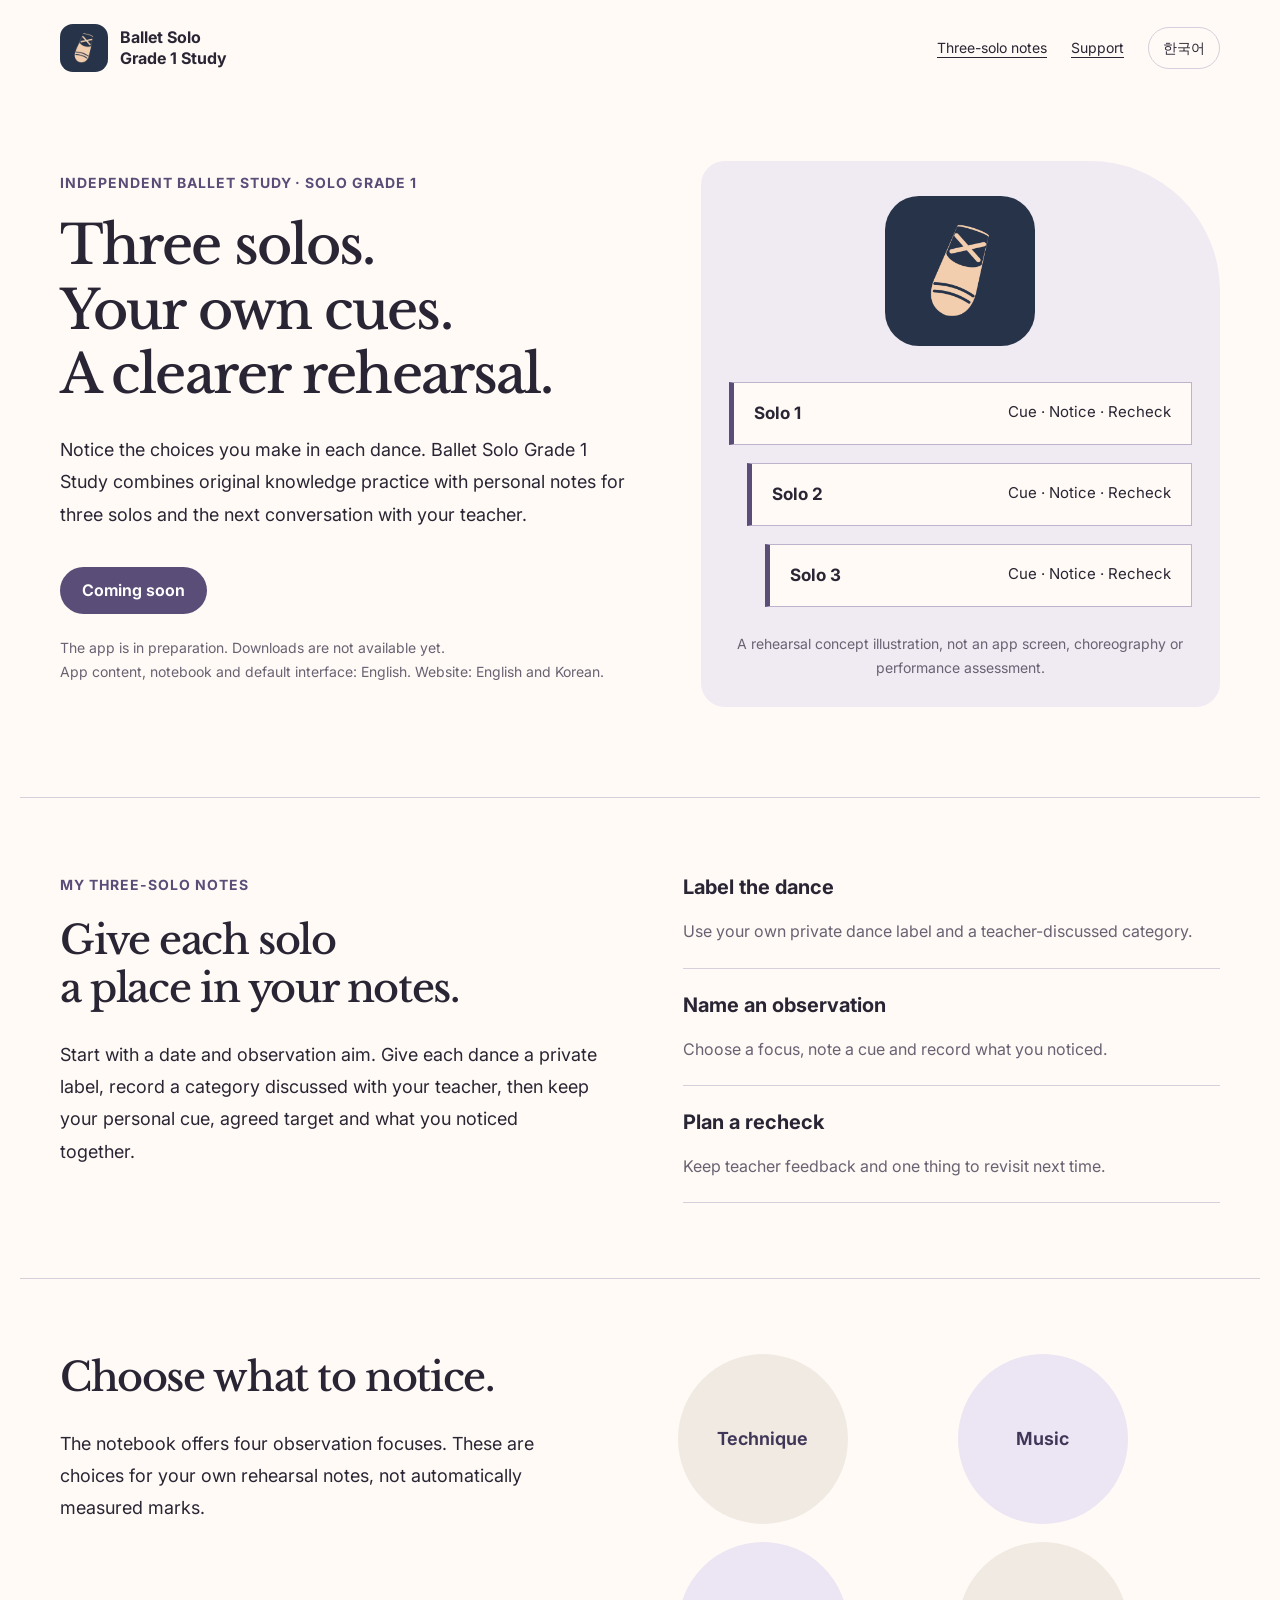
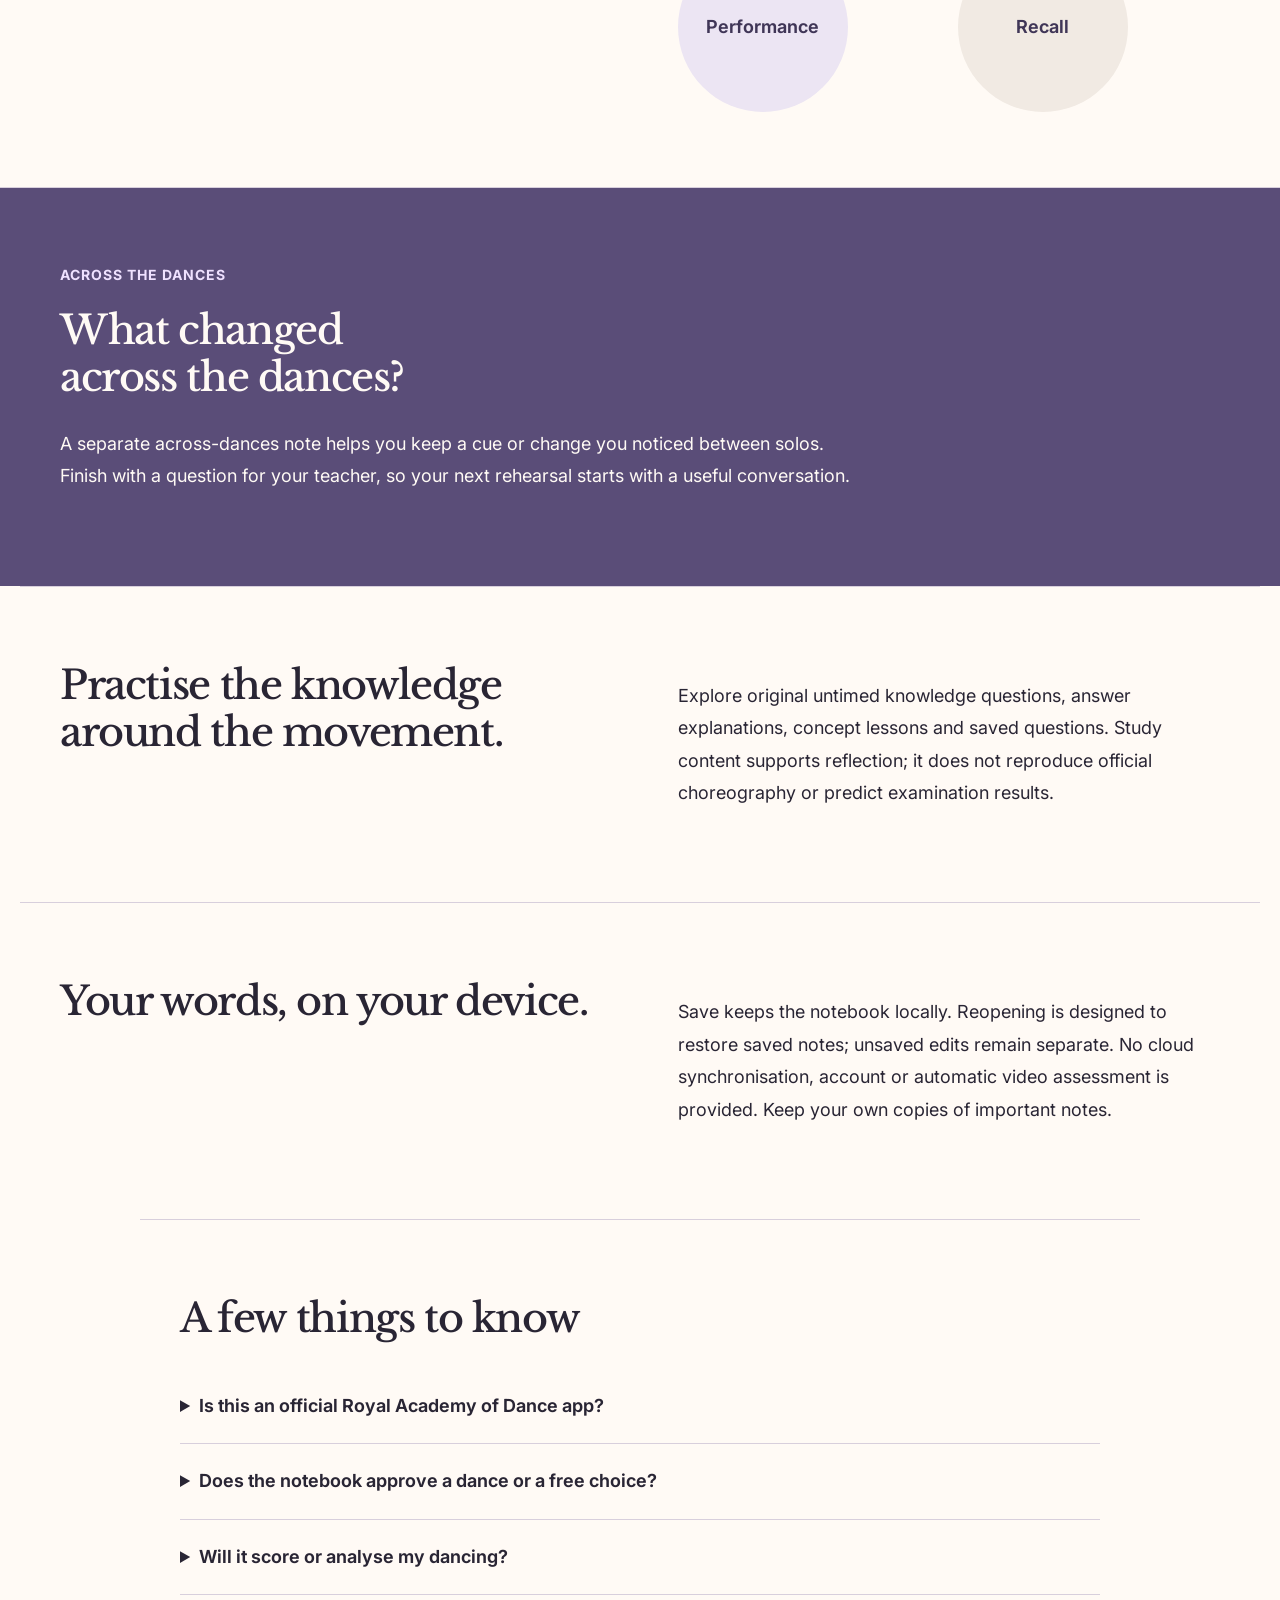
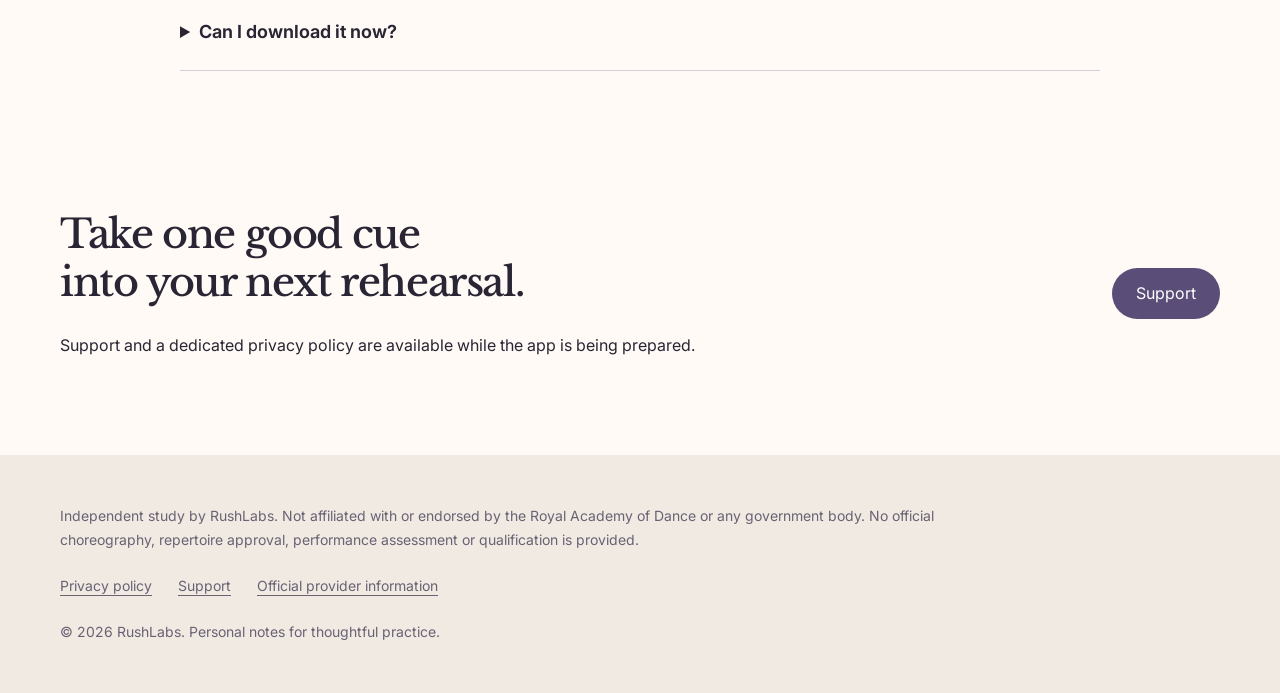
<file: docs/index.html>
<!doctype html><html lang="en"><head><meta charset="utf-8"><meta name="viewport" content="width=device-width,initial-scale=1"><title>Ballet Solo Grade 1 Study · RushLabs</title><meta name="description" content="Notice the choices you make in each dance. Ballet Solo Grade 1 Study combines original knowledge practice with personal notes for three solos and the next conversation with your teacher."><meta name="theme-color" content="#5A4D78"><link rel="icon" href="./assets/icon.png"><link rel="stylesheet" href="./assets/site.css"><link rel="canonical" href="https://mcyj.github.io/ballet-solo-grade1-study-web/"><link rel="alternate" hreflang="en" href="https://mcyj.github.io/ballet-solo-grade1-study-web/"><link rel="alternate" hreflang="ko" href="https://mcyj.github.io/ballet-solo-grade1-study-web/ko/"></head><body><a class="skip" href="#main">Skip to content</a><header><a class="brand" href="./"><img src="./assets/icon.png" width="48" height="48" alt=""><span>Ballet Solo<br>Grade 1 Study</span></a><nav aria-label="Main navigation"><a class="nav-feature" href="#notebook">Three-solo notes</a><a href="https://mcyj.github.io/rushlabs-app-privacy/glb-2672/#support">Support</a><a class="language" lang="ko" href="ko/">한국어</a></nav></header><main id="main"><section class="hero"><div><p class="eyebrow">Independent ballet study · Solo Grade 1</p><h1>Three solos.<br>Your own cues.<br>A clearer rehearsal.</h1><p class="lede">Notice the choices you make in each dance. Ballet Solo Grade 1 Study combines original knowledge practice with personal notes for three solos and the next conversation with your teacher.</p><p class="status">Coming soon</p><p class="release-note">The app is in preparation. Downloads are not available yet.<br>App content, notebook and default interface: English. Website: English and Korean.</p></div><figure class="solo-art"><img src="./assets/icon.png" width="160" height="160" alt=""><div class="solo-ribbons"><div><strong>Solo 1</strong><span>Cue · Notice · Recheck</span></div><div><strong>Solo 2</strong><span>Cue · Notice · Recheck</span></div><div><strong>Solo 3</strong><span>Cue · Notice · Recheck</span></div></div><figcaption>A rehearsal concept illustration, not an app screen, choreography or performance assessment.</figcaption></figure></section><section class="section notebook" id="notebook"><div class="section-heading"><p class="eyebrow">My three-solo notes</p><h2>Give each solo<br>a place in your notes.</h2><p class="lede">Start with a date and observation aim. Give each dance a private label, record a category discussed with your teacher, then keep your personal cue, agreed target and what you noticed together.</p></div><div class="steps"><article><h3>Label the dance</h3><p>Use your own private dance label and a teacher-discussed category.</p></article><article><h3>Name an observation</h3><p>Choose a focus, note a cue and record what you noticed.</p></article><article><h3>Plan a recheck</h3><p>Keep teacher feedback and one thing to revisit next time.</p></article></div></section><section class="section focus"><div><h2>Choose what to notice.</h2><p class="lede">The notebook offers four observation focuses. These are choices for your own rehearsal notes, not automatically measured marks.</p></div><ul><li>Technique</li><li>Music</li><li>Performance</li><li>Recall</li></ul></section><section class="section across"><p class="eyebrow">Across the dances</p><h2>What changed<br>across the dances?</h2><p class="lede">A separate across-dances note helps you keep a cue or change you noticed between solos. Finish with a question for your teacher, so your next rehearsal starts with a useful conversation.</p></section><section class="section study"><div><h2>Practise the knowledge around the movement.</h2></div><p class="lede">Explore original untimed knowledge questions, answer explanations, concept lessons and saved questions. Study content supports reflection; it does not reproduce official choreography or predict examination results.</p></section><section class="section save"><h2>Your words, on your device.</h2><p class="lede">Save keeps the notebook locally. Reopening is designed to restore saved notes; unsaved edits remain separate. No cloud synchronisation, account or automatic video assessment is provided. Keep your own copies of important notes.</p></section><section class="section faq"><h2>A few things to know</h2><details><summary>Is this an official Royal Academy of Dance app?</summary><p>No. RushLabs independently develops this study app. It is not affiliated with or endorsed by the Royal Academy of Dance or any government body. The real award is a practical assessment; this app does not administer it or award a qualification.</p></details><details><summary>Does the notebook approve a dance or a free choice?</summary><p>No. A teacher-discussed category is a personal note. The app does not check eligibility, approve repertoire or prescribe choreography. Check the current provider rules and discuss your choices with your teacher.</p></details><details><summary>Will it score or analyse my dancing?</summary><p>No. Technique, Music, Performance and Recall are observation focuses you select for your own notes. The app does not record your dancing, analyse video, assign official grades or predict results.</p></details><details><summary>Can I download it now?</summary><p>Not yet. A paid download is planned with the included study material and notebook. No separate subscription is enabled. Final price and regional availability will be shown in the store when the app is released.</p></details></section><section class="end"><div><h2>Take one good cue<br>into your next rehearsal.</h2><p>Support and a dedicated privacy policy are available while the app is being prepared.</p></div><a href="https://mcyj.github.io/rushlabs-app-privacy/glb-2672/#support">Support</a></section></main><footer><p>Independent study by RushLabs. Not affiliated with or endorsed by the Royal Academy of Dance or any government body. No official choreography, repertoire approval, performance assessment or qualification is provided.</p><nav aria-label="Footer"><a href="https://mcyj.github.io/rushlabs-app-privacy/glb-2672/">Privacy policy</a><a href="https://mcyj.github.io/rushlabs-app-privacy/glb-2672/#support">Support</a><a href="https://www.royalacademyofdance.org/exams/specifications-and-syllabus-updates/">Official provider information</a></nav><p>© 2026 RushLabs. Personal notes for thoughtful practice.</p></footer></body></html>
</file>
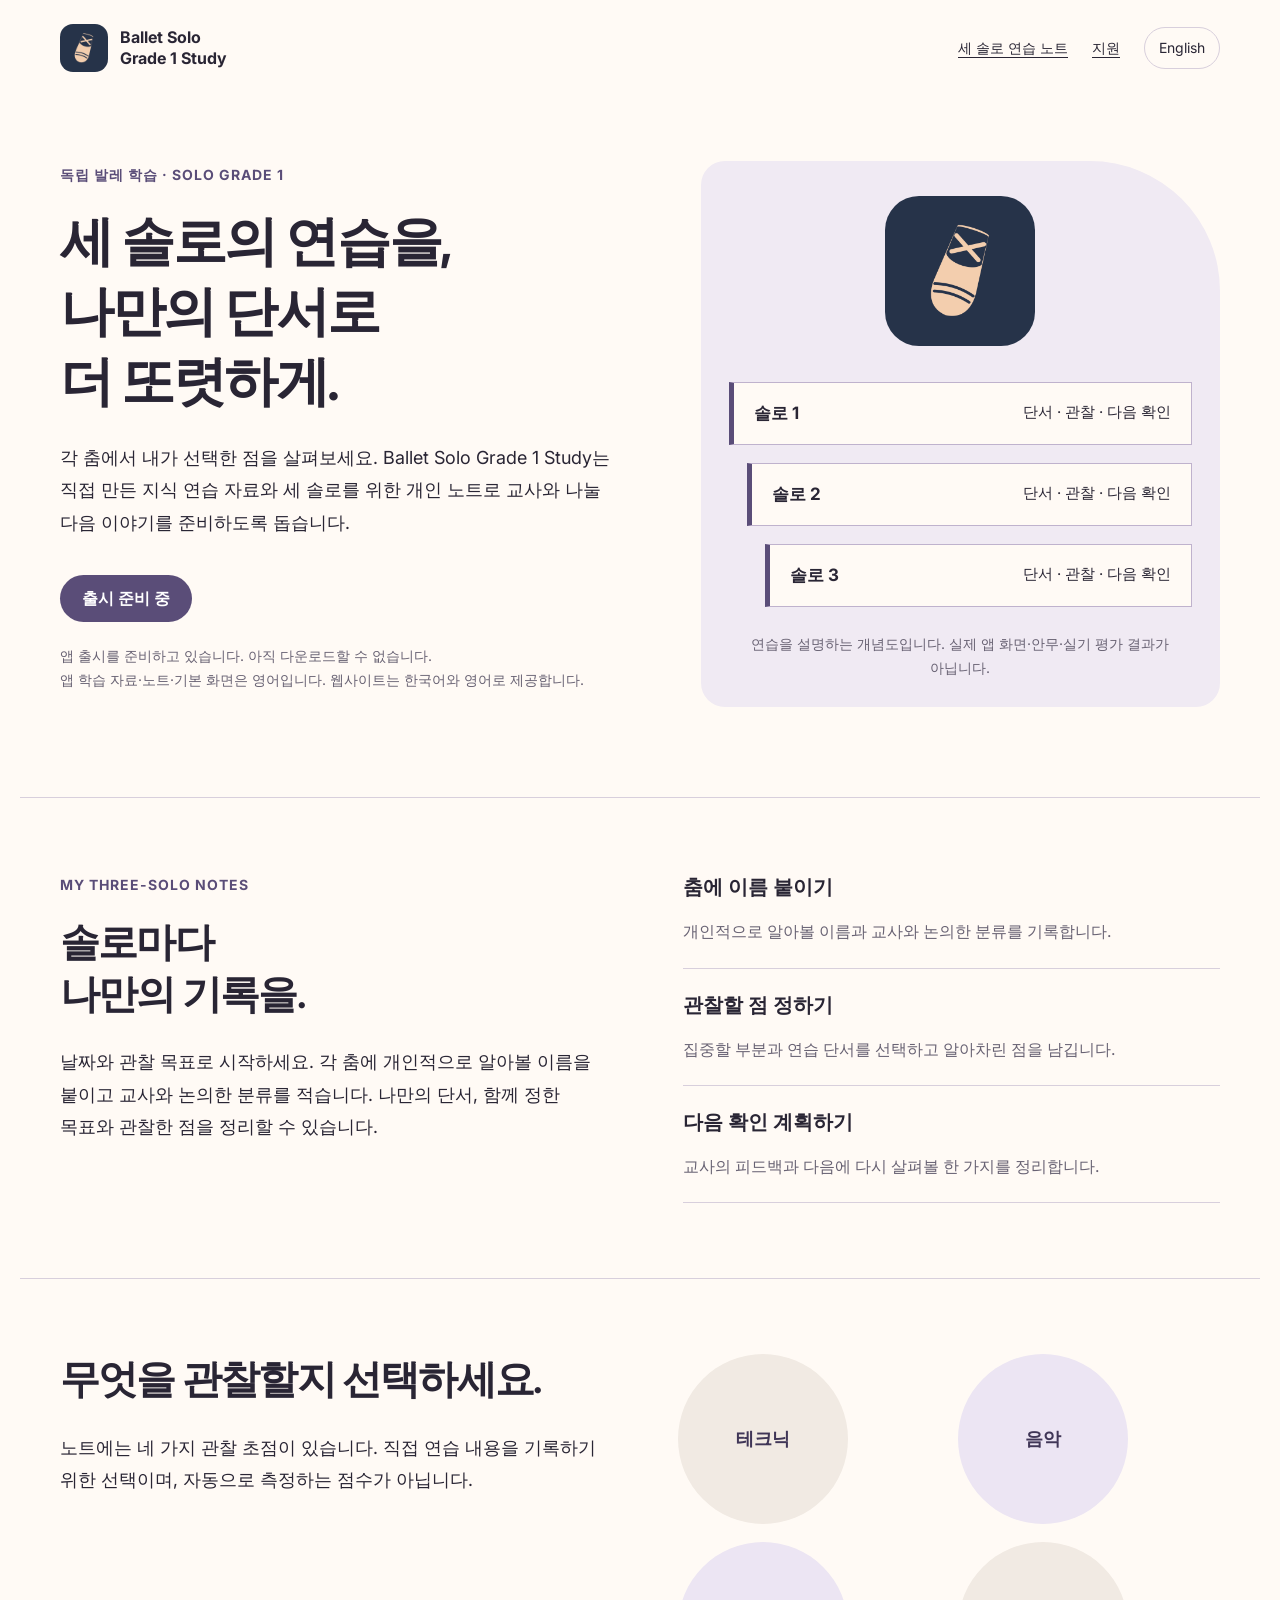
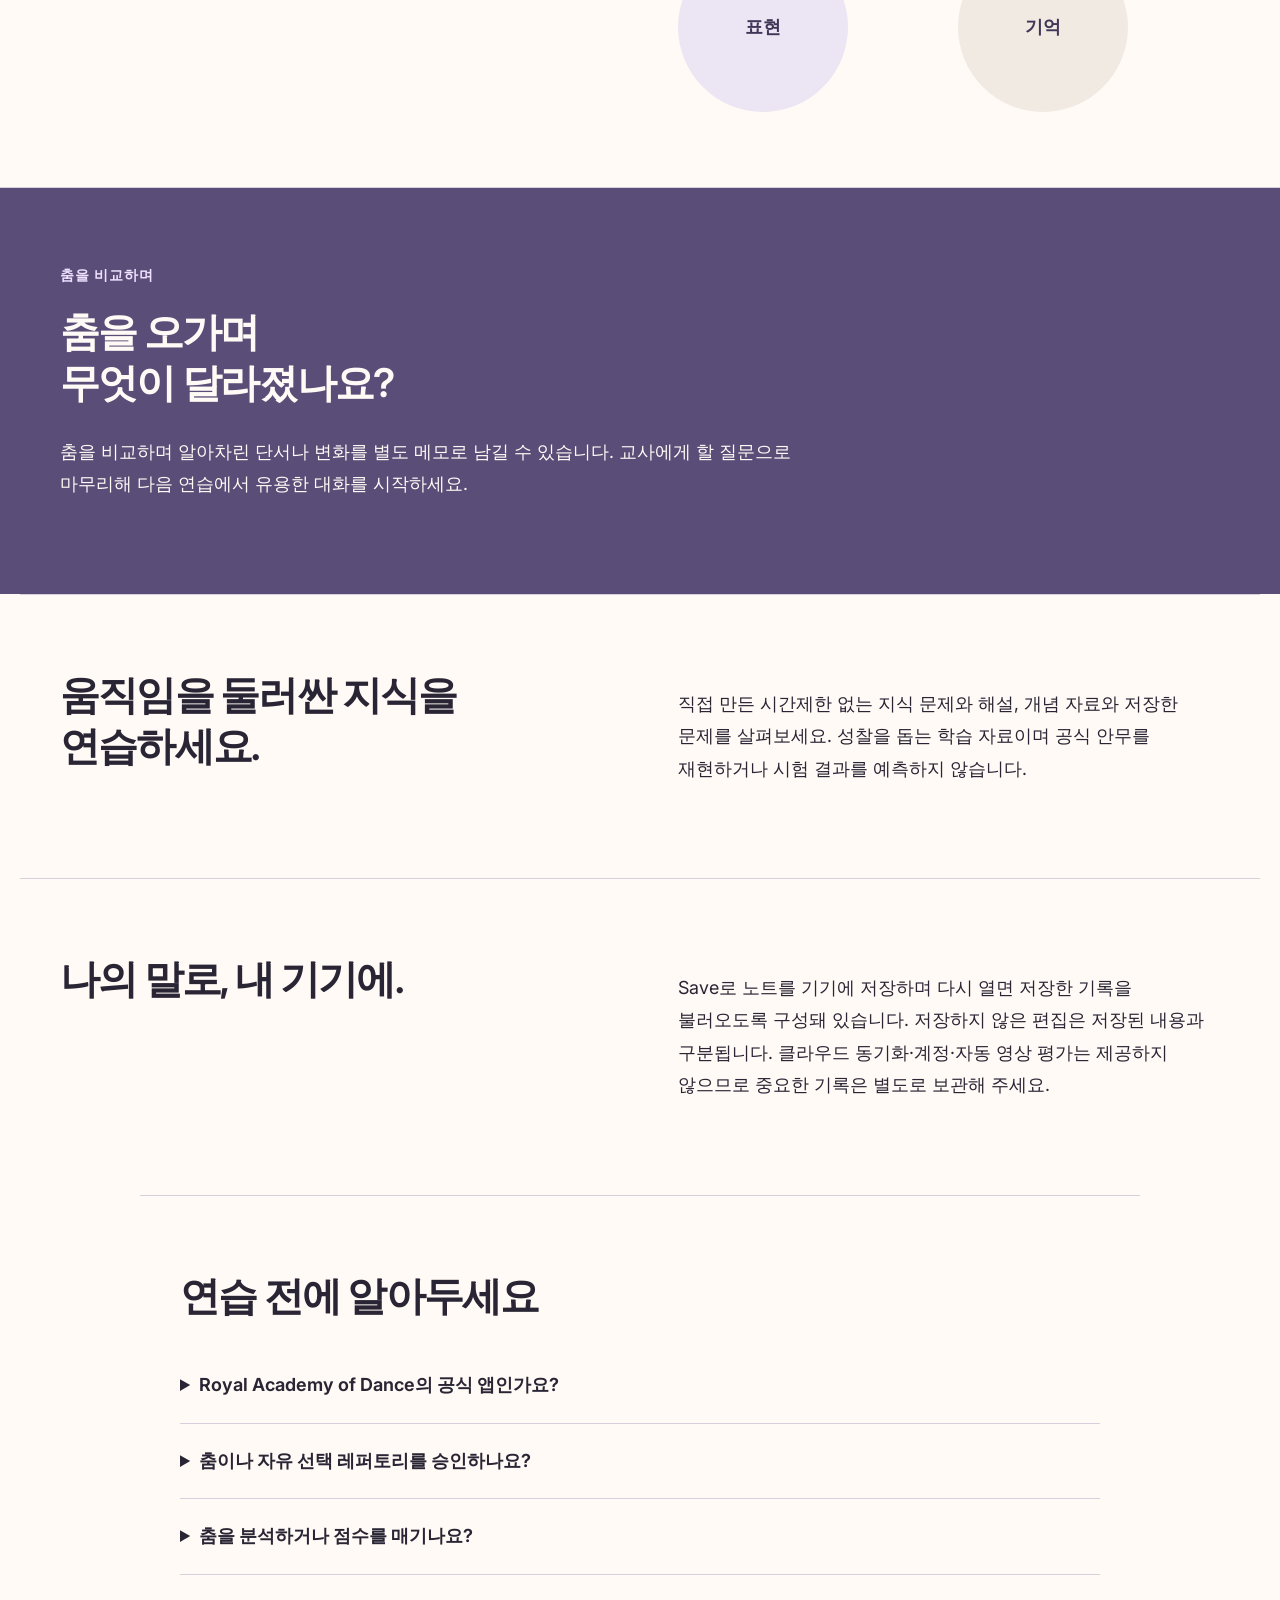
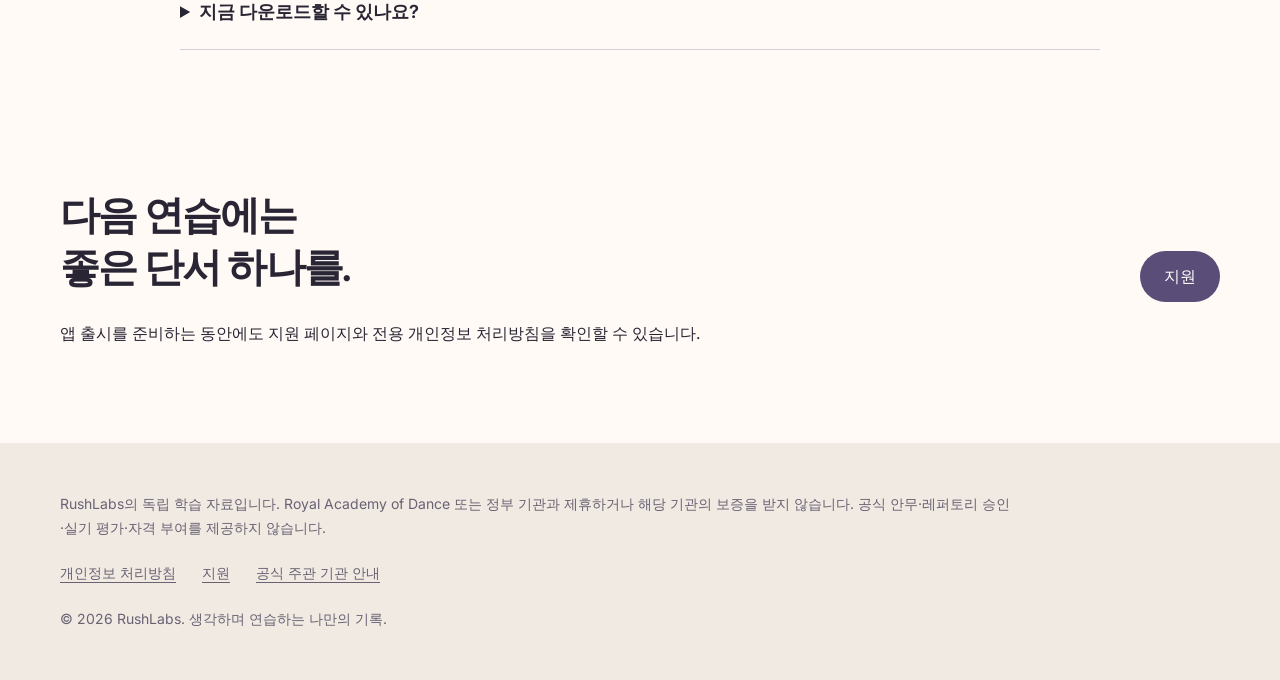
<file: docs/ko/index.html>
<!doctype html><html lang="ko"><head><meta charset="utf-8"><meta name="viewport" content="width=device-width,initial-scale=1"><title>Ballet Solo Grade 1 Study · RushLabs</title><meta name="description" content="각 춤에서 내가 선택한 점을 살펴보세요. Ballet Solo Grade 1 Study는 직접 만든 지식 연습 자료와 세 솔로를 위한 개인 노트로 교사와 나눌 다음 이야기를 준비하도록 돕습니다."><meta name="theme-color" content="#5A4D78"><link rel="icon" href="../assets/icon.png"><link rel="stylesheet" href="../assets/site.css"><link rel="canonical" href="https://mcyj.github.io/ballet-solo-grade1-study-web/ko/"><link rel="alternate" hreflang="en" href="https://mcyj.github.io/ballet-solo-grade1-study-web/"><link rel="alternate" hreflang="ko" href="https://mcyj.github.io/ballet-solo-grade1-study-web/ko/"></head><body><a class="skip" href="#main">본문으로 이동</a><header><a class="brand" href="../"><img src="../assets/icon.png" width="48" height="48" alt=""><span>Ballet Solo<br>Grade 1 Study</span></a><nav aria-label="주요 메뉴"><a class="nav-feature" href="#notebook">세 솔로 연습 노트</a><a href="https://mcyj.github.io/rushlabs-app-privacy/glb-2672/#support">지원</a><a class="language" lang="en" href="../">English</a></nav></header><main id="main"><section class="hero"><div><p class="eyebrow">독립 발레 학습 · Solo Grade 1</p><h1>세 솔로의 연습을,<br>나만의 단서로<br>더 또렷하게.</h1><p class="lede">각 춤에서 내가 선택한 점을 살펴보세요. Ballet Solo Grade 1 Study는 직접 만든 지식 연습 자료와 세 솔로를 위한 개인 노트로 교사와 나눌 다음 이야기를 준비하도록 돕습니다.</p><p class="status">출시 준비 중</p><p class="release-note">앱 출시를 준비하고 있습니다. 아직 다운로드할 수 없습니다.<br>앱 학습 자료·노트·기본 화면은 영어입니다. 웹사이트는 한국어와 영어로 제공합니다.</p></div><figure class="solo-art"><img src="../assets/icon.png" width="160" height="160" alt=""><div class="solo-ribbons"><div><strong>솔로 1</strong><span>단서 · 관찰 · 다음 확인</span></div><div><strong>솔로 2</strong><span>단서 · 관찰 · 다음 확인</span></div><div><strong>솔로 3</strong><span>단서 · 관찰 · 다음 확인</span></div></div><figcaption>연습을 설명하는 개념도입니다. 실제 앱 화면·안무·실기 평가 결과가 아닙니다.</figcaption></figure></section><section class="section notebook" id="notebook"><div class="section-heading"><p class="eyebrow">My three-solo notes</p><h2>솔로마다<br>나만의 기록을.</h2><p class="lede">날짜와 관찰 목표로 시작하세요. 각 춤에 개인적으로 알아볼 이름을 붙이고 교사와 논의한 분류를 적습니다. 나만의 단서, 함께 정한 목표와 관찰한 점을 정리할 수 있습니다.</p></div><div class="steps"><article><h3>춤에 이름 붙이기</h3><p>개인적으로 알아볼 이름과 교사와 논의한 분류를 기록합니다.</p></article><article><h3>관찰할 점 정하기</h3><p>집중할 부분과 연습 단서를 선택하고 알아차린 점을 남깁니다.</p></article><article><h3>다음 확인 계획하기</h3><p>교사의 피드백과 다음에 다시 살펴볼 한 가지를 정리합니다.</p></article></div></section><section class="section focus"><div><h2>무엇을 관찰할지 선택하세요.</h2><p class="lede">노트에는 네 가지 관찰 초점이 있습니다. 직접 연습 내용을 기록하기 위한 선택이며, 자동으로 측정하는 점수가 아닙니다.</p></div><ul><li>테크닉</li><li>음악</li><li>표현</li><li>기억</li></ul></section><section class="section across"><p class="eyebrow">춤을 비교하며</p><h2>춤을 오가며<br>무엇이 달라졌나요?</h2><p class="lede">춤을 비교하며 알아차린 단서나 변화를 별도 메모로 남길 수 있습니다. 교사에게 할 질문으로 마무리해 다음 연습에서 유용한 대화를 시작하세요.</p></section><section class="section study"><div><h2>움직임을 둘러싼 지식을 연습하세요.</h2></div><p class="lede">직접 만든 시간제한 없는 지식 문제와 해설, 개념 자료와 저장한 문제를 살펴보세요. 성찰을 돕는 학습 자료이며 공식 안무를 재현하거나 시험 결과를 예측하지 않습니다.</p></section><section class="section save"><h2>나의 말로, 내 기기에.</h2><p class="lede">Save로 노트를 기기에 저장하며 다시 열면 저장한 기록을 불러오도록 구성돼 있습니다. 저장하지 않은 편집은 저장된 내용과 구분됩니다. 클라우드 동기화·계정·자동 영상 평가는 제공하지 않으므로 중요한 기록은 별도로 보관해 주세요.</p></section><section class="section faq"><h2>연습 전에 알아두세요</h2><details><summary>Royal Academy of Dance의 공식 앱인가요?</summary><p>아닙니다. RushLabs가 독립적으로 개발한 학습 앱이며 Royal Academy of Dance 또는 정부 기관과 제휴하거나 해당 기관의 보증을 받지 않습니다. 실제 자격은 실기 평가로 운영되며 이 앱은 평가 운영이나 자격 부여를 제공하지 않습니다.</p></details><details><summary>춤이나 자유 선택 레퍼토리를 승인하나요?</summary><p>아닙니다. 교사와 논의한 분류는 개인 메모입니다. 앱이 응시 자격이나 레퍼토리를 확인·승인하거나 안무를 정해 주지는 않습니다. 최신 주관 기관 규칙을 확인하고 교사와 상의하세요.</p></details><details><summary>춤을 분석하거나 점수를 매기나요?</summary><p>아닙니다. 테크닉·음악·표현·기억은 직접 노트를 남기기 위해 고르는 관찰 초점입니다. 춤 녹화·영상 분석·공식 등급 산정이나 결과 예측은 제공하지 않습니다.</p></details><details><summary>지금 다운로드할 수 있나요?</summary><p>아직 출시 전입니다. 포함된 학습 자료와 노트를 제공하는 유료 다운로드 앱으로 준비하고 있습니다. 별도 구독은 활성화되어 있지 않습니다. 최종 가격과 지역별 제공 여부는 출시 후 스토어에서 안내합니다.</p></details></section><section class="end"><div><h2>다음 연습에는<br>좋은 단서 하나를.</h2><p>앱 출시를 준비하는 동안에도 지원 페이지와 전용 개인정보 처리방침을 확인할 수 있습니다.</p></div><a href="https://mcyj.github.io/rushlabs-app-privacy/glb-2672/#support">지원</a></section></main><footer><p>RushLabs의 독립 학습 자료입니다. Royal Academy of Dance 또는 정부 기관과 제휴하거나 해당 기관의 보증을 받지 않습니다. 공식 안무·레퍼토리 승인·실기 평가·자격 부여를 제공하지 않습니다.</p><nav aria-label="하단 메뉴"><a href="https://mcyj.github.io/rushlabs-app-privacy/glb-2672/">개인정보 처리방침</a><a href="https://mcyj.github.io/rushlabs-app-privacy/glb-2672/#support">지원</a><a href="https://www.royalacademyofdance.org/exams/specifications-and-syllabus-updates/">공식 주관 기관 안내</a></nav><p>© 2026 RushLabs. 생각하며 연습하는 나만의 기록.</p></footer></body></html>
</file>
<file: docs/assets/site.css>
@font-face{font-family:Inter;src:url('Inter.ttf') format('truetype');font-weight:100 900;font-display:swap}@font-face{font-family:Libre;src:url('LibreBaskerville.ttf') format('truetype');font-weight:400 700;font-display:swap}:root{--paper:#fffaf5;--purple:#5a4d78;--deep:#403657;--ink:#292534;--muted:#686273;--wash:#f1eae3;--line:#d8cfdc}*{box-sizing:border-box}html{scroll-behavior:smooth}body{margin:0;background:var(--paper);color:var(--ink);font-family:Inter,system-ui,sans-serif;font-size:16px;line-height:1.7;word-break:keep-all;overflow-wrap:break-word}a{color:inherit;text-underline-offset:.25em}a:hover{text-decoration-thickness:2px}a:focus-visible,summary:focus-visible{outline:3px solid var(--purple);outline-offset:6px}.skip{position:absolute;left:16px;top:-80px;background:white;padding:12px;z-index:10}.skip:focus{top:10px}header{max-width:1240px;margin:auto;padding:24px 40px;display:flex;justify-content:space-between;gap:20px;align-items:center}.brand{display:flex;align-items:center;gap:12px;font-size:16px;line-height:1.3;font-weight:700;text-decoration:none}.brand img{border-radius:13px}nav{display:flex;align-items:center;gap:24px}nav a{font-size:14px}.language{border:1px solid var(--line);border-radius:30px;padding:8px 14px;text-decoration:none}.hero{max-width:1240px;margin:auto;padding:65px 40px 90px;display:grid;grid-template-columns:1.1fr 1fr;gap:70px;align-items:center}.eyebrow{text-transform:uppercase;letter-spacing:.07em;font-size:14px;font-weight:700;color:var(--purple);margin:0 0 20px}h1,h2{font-family:Libre,Georgia,serif;font-weight:500;line-height:1.2;letter-spacing:-.035em;margin:0 0 26px}h1{font-size:clamp(2.45rem,4.2vw,4rem)}h2{font-size:clamp(2rem,3.1vw,3rem)}h3{font-size:20px;line-height:1.45;margin:0 0 10px}.lede{font-size:18px;line-height:1.8}.status{display:inline-block;background:var(--purple);color:white;padding:10px 22px;border-radius:30px;font-weight:650;margin:18px 0 8px}.release-note{font-size:14px;color:var(--muted)}.solo-art{margin:0;position:relative;text-align:center;padding:35px 28px 28px;background:#f0eaf3;border-radius:24px 130px 24px 24px}.solo-art>img{width:150px;height:150px;border-radius:34px;margin-bottom:28px}.solo-ribbons{display:grid;gap:18px}.solo-ribbons>div{border:1px solid #bfb2cd;border-left:5px solid var(--purple);padding:16px 20px;text-align:left;display:flex;justify-content:space-between;gap:12px;background:#fffaf5}.solo-ribbons>div:nth-child(2){margin-left:18px}.solo-ribbons>div:nth-child(3){margin-left:36px}.solo-ribbons strong{font-size:17px;white-space:nowrap}.solo-ribbons span{font-size:15px}.solo-art figcaption{font-size:14px;color:var(--muted);margin-top:25px;line-height:1.7}.section{max-width:1240px;margin:auto;padding:75px 40px;border-top:1px solid var(--line)}.notebook{display:grid;grid-template-columns:1fr 1fr;gap:85px}.steps article{padding:22px 0;border-bottom:1px solid var(--line)}.steps article:first-child{padding-top:0}.steps p{margin-bottom:0;color:var(--muted)}.focus{display:grid;grid-template-columns:1fr 1fr;gap:75px}.focus ul{display:grid;grid-template-columns:repeat(2,minmax(0,1fr));min-width:0;gap:18px;list-style:none;padding:0;margin:0;align-content:center}.focus li{border-radius:50%;aspect-ratio:1;display:flex;align-items:center;justify-content:center;padding:20px;background:var(--wash);color:var(--deep);font-size:18px;font-weight:650;text-align:center;max-width:170px;width:100%}.focus li:nth-child(2),.focus li:nth-child(3){background:#ece5f3}.across{max-width:none;padding-left:max(40px,calc((100vw - 1160px)/2));padding-right:max(40px,calc((100vw - 1160px)/2));background:var(--purple);color:var(--paper)}.across .eyebrow{color:#efe1ff}.across p{max-width:800px}.study,.save{display:grid;grid-template-columns:1fr 1fr;gap:75px}.faq{max-width:1000px}details{border-bottom:1px solid var(--line);padding:22px 0}summary{font-weight:650;font-size:18px;cursor:pointer;padding-right:12px}details p{color:var(--muted)}.end{max-width:1240px;margin:10px auto 0;padding:55px 40px 80px;display:flex;align-items:center;justify-content:space-between;gap:50px}.end>div{max-width:780px}.end>a{display:inline-block;background:var(--purple);color:white;padding:12px 24px;white-space:nowrap;border-radius:30px;text-decoration:none}footer{background:var(--wash);padding:35px max(40px,calc((100vw - 1160px)/2));font-size:14px;color:var(--muted)}footer>p{max-width:950px}footer nav{flex-wrap:wrap;gap:15px 26px;margin:22px 0}html[lang=ko] h1,html[lang=ko] h2{font-family:Inter,system-ui,sans-serif;font-weight:650;letter-spacing:-.045em;line-height:1.3}@media(max-width:760px){header{padding:20px;gap:12px}nav{gap:12px}.nav-feature{display:none}.brand{font-size:14px;gap:8px}.brand img{width:40px;height:40px}.language{padding:6px 10px}.hero{padding:40px 20px 55px;grid-template-columns:1fr;gap:40px}h1{font-size:2.5rem}.lede{font-size:17px}.solo-art{max-width:490px;width:100%;margin:auto;padding:28px 22px 24px}.solo-ribbons>div{padding:15px 13px;gap:8px}.solo-ribbons>div:nth-child(2){margin-left:10px}.solo-ribbons>div:nth-child(3){margin-left:20px}.solo-ribbons span{font-size:14px}.section{padding:50px 20px}.notebook,.focus,.study,.save{grid-template-columns:1fr;gap:30px}.focus ul{max-width:380px;gap:18px}.focus li{font-size:17px}.across{padding:50px 20px}.end{padding:40px 20px 60px;display:block}.end>a{margin-top:15px}footer{padding:30px 20px}}@media(max-width:350px){.focus li{font-size:16px;padding:8px;min-width:0}header{padding:16px}.brand img{width:34px;height:34px}.brand{font-size:14px}.hero{padding-left:16px;padding-right:16px}h1{font-size:2.1rem}.solo-ribbons>div{display:block}.solo-ribbons span{display:block;margin-top:3px}}@media(prefers-reduced-motion:reduce){html{scroll-behavior:auto}}
</file>
